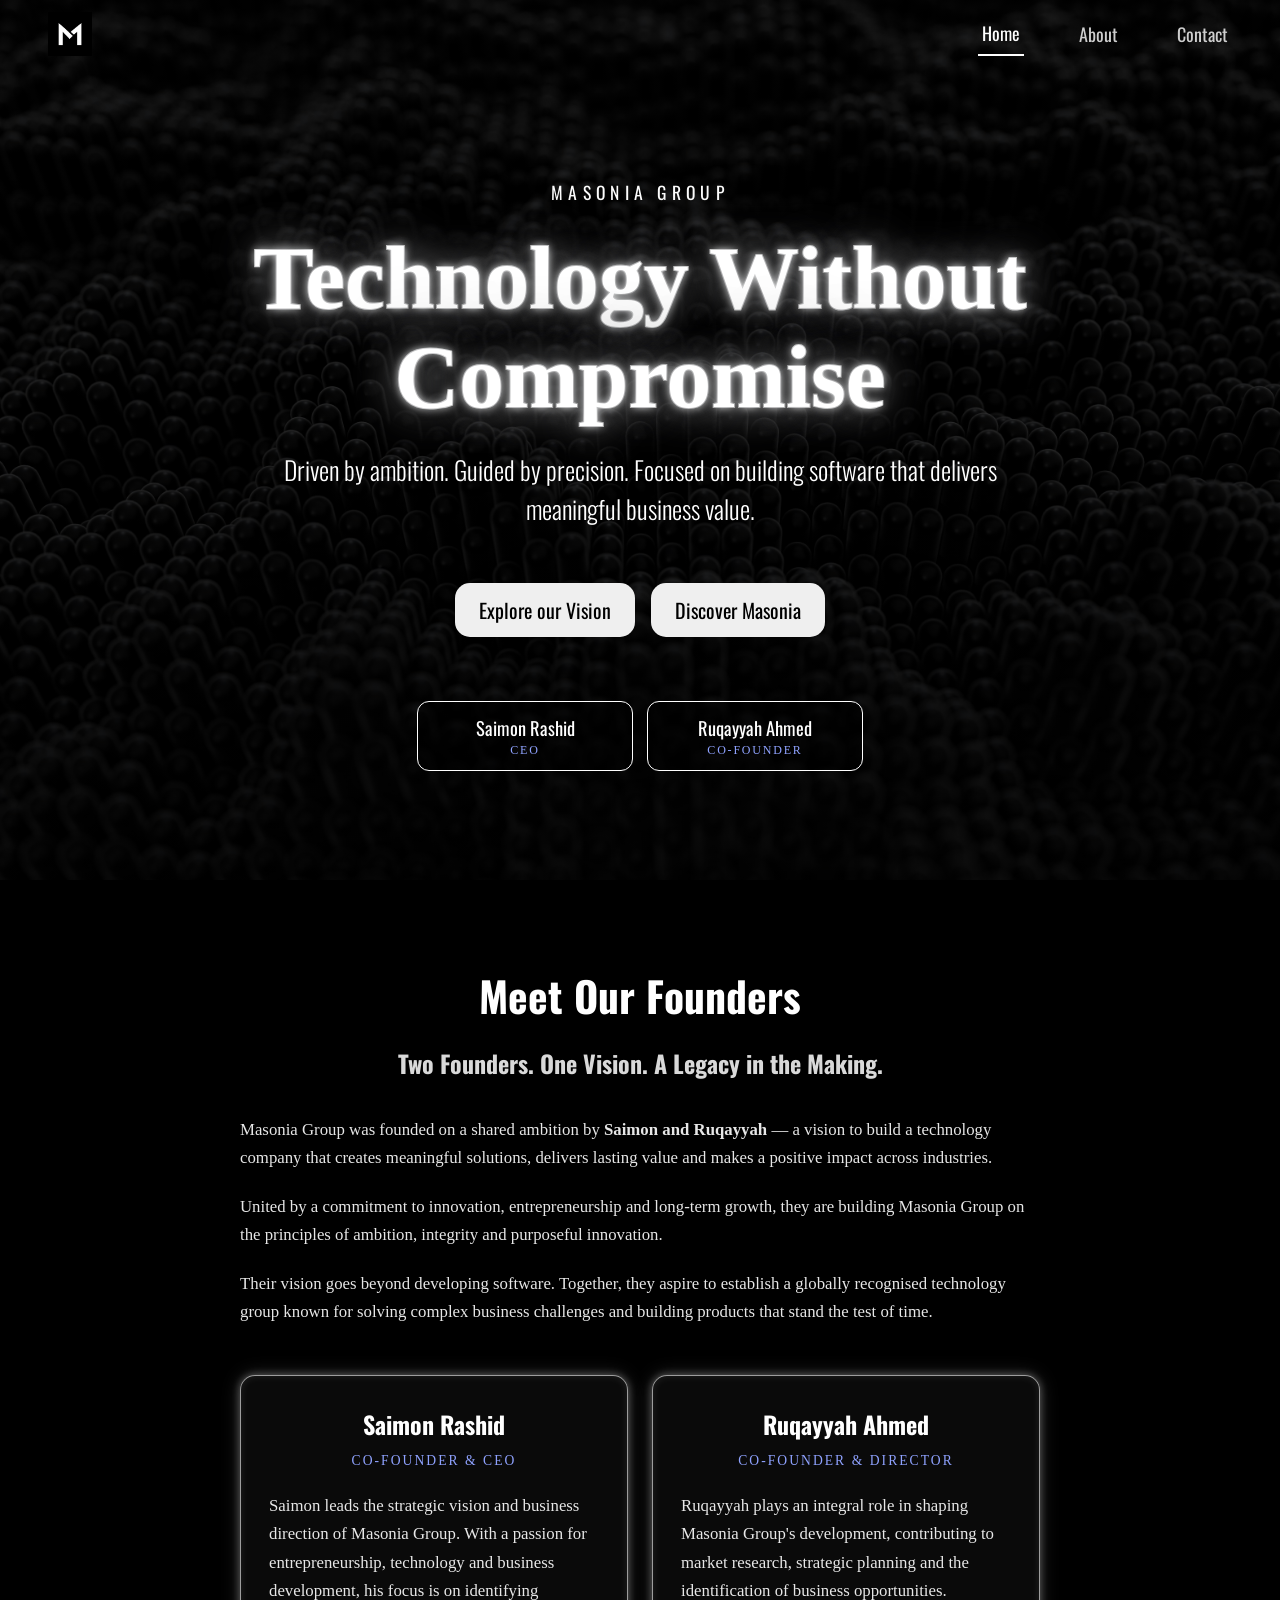
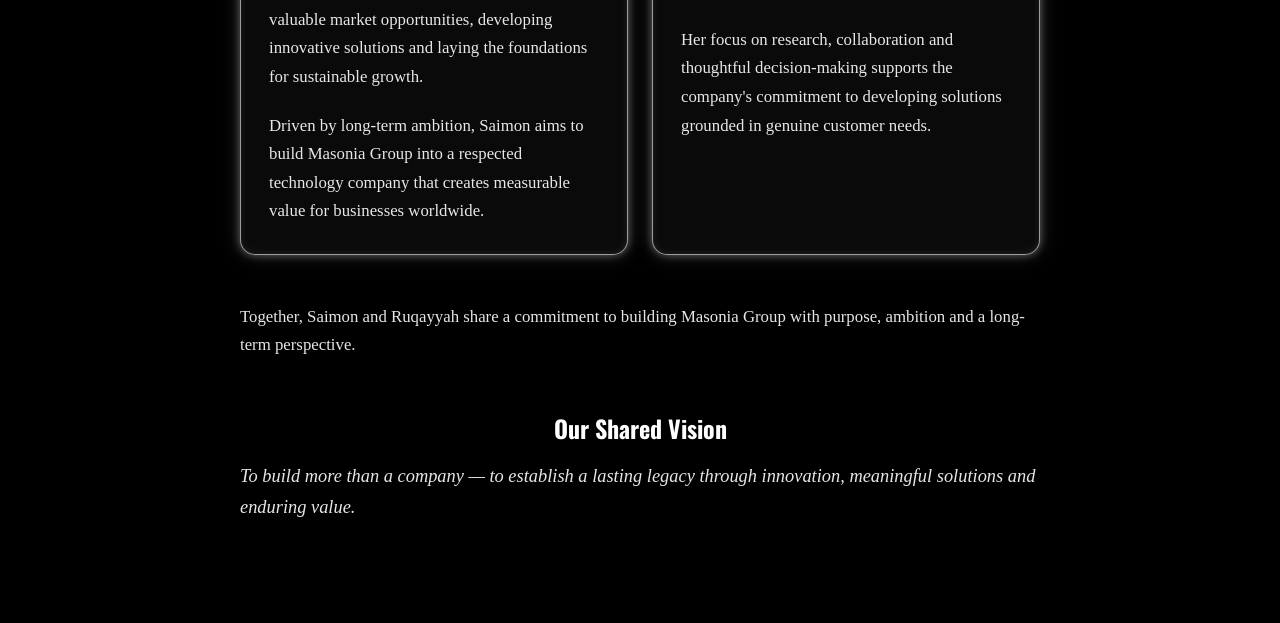
<file: index.html>
<!doctype html>
<html lang="en">
  <head>
    <meta charset="UTF-8" />
    <meta name="viewport" content="width=device-width, initial-scale=1.0" />
    <title>Masonia Group LTD</title>
    <link rel="preconnect" href="https://fonts.googleapis.com" />
    <link rel="preconnect" href="https://fonts.gstatic.com" crossorigin />
    <link
      href="https://fonts.googleapis.com/css2?family=Happy+Monkey&family=Instrument+Serif:ital@0;1&family=Isometra&family=Oswald:wght@200..700&family=Ubuntu:ital,wght@0,300;0,400;0,500;0,700;1,300;1,400;1,500;1,700&display=swap"
      rel="stylesheet"
    />
    <link rel="icon" type="image/png" href="masonialogo.png" />
    <link rel="apple-touch-icon" href="masonialogo.png" />
    <link rel="stylesheet" href="styles.css" />
    <script src="nav.js" defer></script>
  </head>

  <body>
    <header class="hero" id="home">
      <div class="shooting-stars" aria-hidden="true">
        <span></span><span></span><span></span><span></span><span></span><span></span>
      </div>

      <nav id="navbar" aria-label="Main">
        <a href="index.html" class="logo">
          <img src="masonialogo.png" alt="Masonia Group home" />
        </a>
        <button
          class="nav-toggle"
          type="button"
          aria-controls="navigation"
          aria-expanded="false"
          aria-label="Open menu"
        >
          <span class="nav-toggle-bar"></span>
          <span class="nav-toggle-bar"></span>
          <span class="nav-toggle-bar"></span>
        </button>
        <ul id="navigation">
          <li><a href="index.html" aria-current="page">Home</a></li>
          <li><a href="about.html">About</a></li>
          <li><a href="contact.html">Contact</a></li>
        </ul>
      </nav>

      <div class="hero-content">
        <p class="design-title">MASONIA GROUP</p>
        <h1 id="name">Technology Without Compromise</h1>
        <p id="role">
          Driven by ambition. Guided by precision. Focused on building software that delivers meaningful business value.
        </p>
    
        <div class="hero-btn">
          <button class="explore">Explore our Vision</button>
          <button class="discover">Discover Masonia</button>
        </div>

        <ul class="hero-founders" aria-label="Founders">
          <li class="hero-founder">
            <span class="hero-founder-name">Saimon Rashid</span>
            <span class="hero-founder-role">CEO</span>
          </li>
          <li class="hero-founder">
            <span class="hero-founder-name">Ruqayyah Ahmed</span>
            <span class="hero-founder-role">Co-founder</span>
          </li>
        </ul>
      </div>
    </header>

    <main>
      <section id="founders">
        <h2>Meet Our Founders</h2>
        <h3>Two Founders. One Vision. A Legacy in the Making.</h3>
        <p>
          Masonia Group was founded on a shared ambition by <strong>Saimon and Ruqayyah</strong> — a
          vision to build a technology company that creates meaningful solutions, delivers lasting
          value and makes a positive impact across industries.
        </p>
        <p>
          United by a commitment to innovation, entrepreneurship and long-term growth, they are
          building Masonia Group on the principles of ambition, integrity and purposeful innovation.
        </p>
        <p>
          Their vision goes beyond developing software. Together, they aspire to establish a globally
          recognised technology group known for solving complex business challenges and building
          products that stand the test of time.
        </p>

        <div class="founder-profiles">
          <article class="founder">
            <h3>Saimon Rashid</h3>
            <p class="founder-role">Co-Founder &amp; CEO</p>
            <p>
              Saimon leads the strategic vision and business direction of Masonia Group. With a
              passion for entrepreneurship, technology and business development, his focus is on
              identifying valuable market opportunities, developing innovative solutions and laying
              the foundations for sustainable growth.
            </p>
            <p>
              Driven by long-term ambition, Saimon aims to build Masonia Group into a respected
              technology company that creates measurable value for businesses worldwide.
            </p>
          </article>

          <article class="founder">
            <h3>Ruqayyah Ahmed</h3>
            <p class="founder-role">Co-Founder &amp; Director</p>
            <p>
              Ruqayyah plays an integral role in shaping Masonia Group's development, contributing to
              market research, strategic planning and the identification of business opportunities.
            </p>
            <p>
              Her focus on research, collaboration and thoughtful decision-making supports the
              company's commitment to developing solutions grounded in genuine customer needs.
            </p>
          </article>
        </div>

        <p>
          Together, Saimon and Ruqayyah share a commitment to building Masonia Group with purpose,
          ambition and a long-term perspective.
        </p>

        <h3>Our Shared Vision</h3>
        <p>
          <em>To build more than a company — to establish a lasting legacy through innovation,
          meaningful solutions and enduring value.</em>
        </p>
      </section>
    </main>
  </body>
</html>
</file>
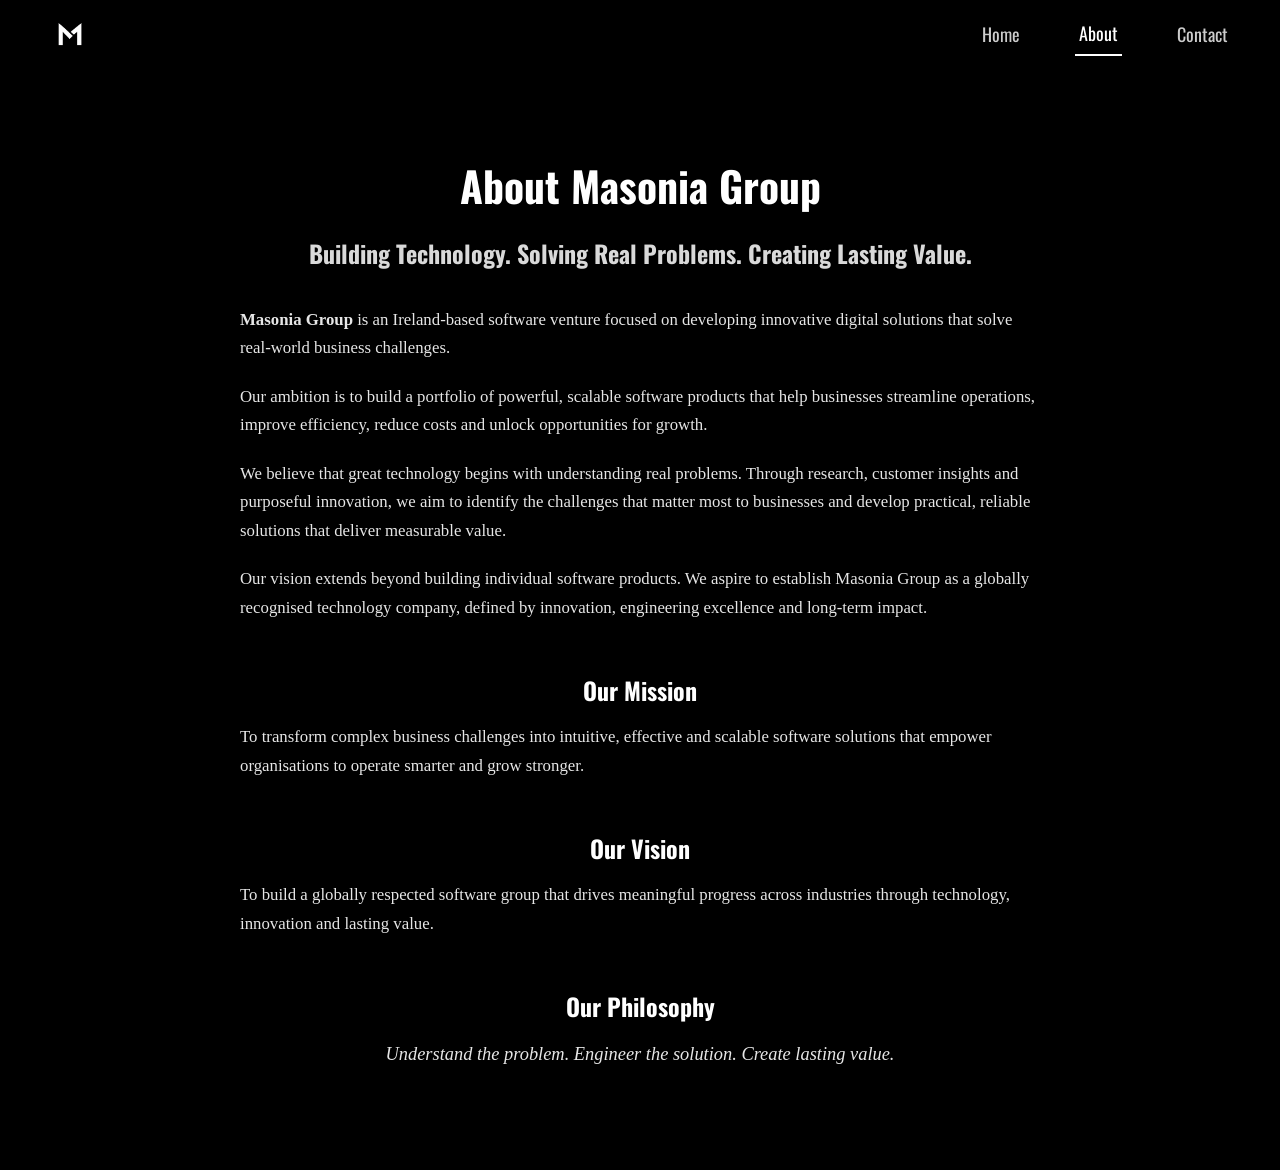
<file: about.html>
<!doctype html>
<html lang="en">
  <head>
    <meta charset="UTF-8" />
    <meta name="viewport" content="width=device-width, initial-scale=1.0" />
    <title>About | Masonia Group LTD</title>
    <link rel="preconnect" href="https://fonts.googleapis.com" />
    <link rel="preconnect" href="https://fonts.gstatic.com" crossorigin />
    <link
      href="https://fonts.googleapis.com/css2?family=Happy+Monkey&family=Instrument+Serif:ital@0;1&family=Isometra&family=Oswald:wght@200..700&family=Ubuntu:ital,wght@0,300;0,400;0,500;0,700;1,300;1,400;1,500;1,700&display=swap"
      rel="stylesheet"
    />
    <link rel="icon" type="image/png" href="masonialogo.png" />
    <link rel="apple-touch-icon" href="masonialogo.png" />
    <link rel="stylesheet" href="styles.css" />
    <script src="nav.js" defer></script>
  </head>

  <body>
    <header class="page-header">
      <nav id="navbar" aria-label="Main">
        <a href="index.html" class="logo">
          <img src="masonialogo.png" alt="Masonia Group home" />
        </a>
        <button
          class="nav-toggle"
          type="button"
          aria-controls="navigation"
          aria-expanded="false"
          aria-label="Open menu"
        >
          <span class="nav-toggle-bar"></span>
          <span class="nav-toggle-bar"></span>
          <span class="nav-toggle-bar"></span>
        </button>
        <ul id="navigation">
          <li><a href="index.html">Home</a></li>
          <li><a href="about.html" aria-current="page">About</a></li>
          <li><a href="contact.html">Contact</a></li>
        </ul>
      </nav>
    </header>

    <main class="page-main">
      <section id="about">
        <h2>About Masonia Group</h2>
        <h3>Building Technology. Solving Real Problems. Creating Lasting Value.</h3>
        <p>
          <strong>Masonia Group</strong> is an Ireland-based software venture focused on developing
          innovative digital solutions that solve real-world business challenges.
        </p>
        <p>
          Our ambition is to build a portfolio of powerful, scalable software products that help
          businesses streamline operations, improve efficiency, reduce costs and unlock opportunities
          for growth.
        </p>
        <p>
          We believe that great technology begins with understanding real problems. Through research,
          customer insights and purposeful innovation, we aim to identify the challenges that matter
          most to businesses and develop practical, reliable solutions that deliver measurable value.
        </p>
        <p>
          Our vision extends beyond building individual software products. We aspire to establish
          Masonia Group as a globally recognised technology company, defined by innovation,
          engineering excellence and long-term impact.
        </p>

        <h3>Our Mission</h3>
        <p>
          To transform complex business challenges into intuitive, effective and scalable software
          solutions that empower organisations to operate smarter and grow stronger.
        </p>

        <h3>Our Vision</h3>
        <p>
          To build a globally respected software group that drives meaningful progress across
          industries through technology, innovation and lasting value.
        </p>

        <h3>Our Philosophy</h3>
        <p class="about-philosophy"><em>Understand the problem. Engineer the solution. Create lasting value.</em></p>
      </section>
    </main>
  </body>
</html>
</file>
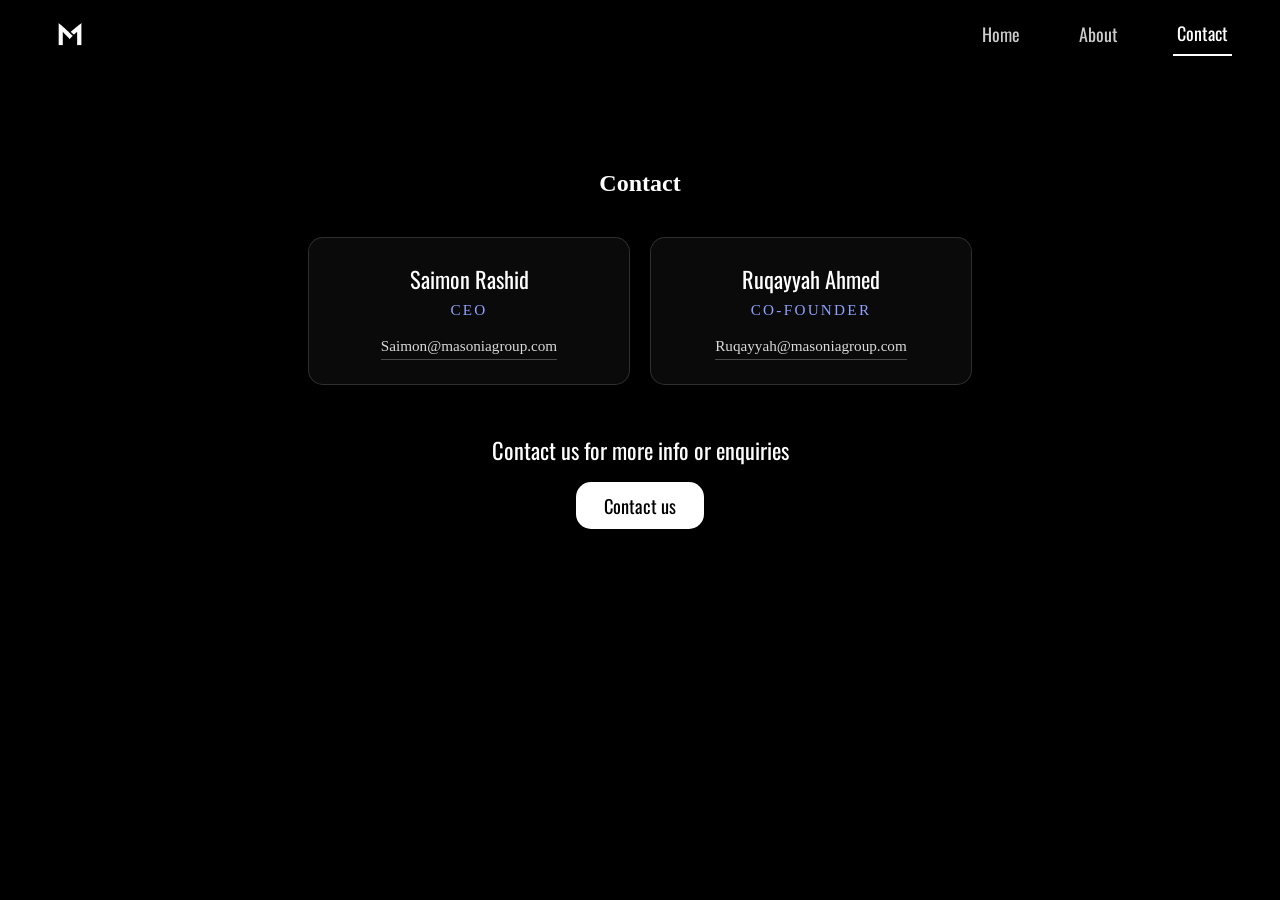
<file: contact.html>
<!doctype html>
<html lang="en">
  <head>
    <meta charset="UTF-8" />
    <meta name="viewport" content="width=device-width, initial-scale=1.0" />
    <title>Contact | Masonia Group LTD</title>
    <link rel="preconnect" href="https://fonts.googleapis.com" />
    <link rel="preconnect" href="https://fonts.gstatic.com" crossorigin />
    <link
      href="https://fonts.googleapis.com/css2?family=Happy+Monkey&family=Instrument+Serif:ital@0;1&family=Isometra&family=Oswald:wght@200..700&family=Ubuntu:ital,wght@0,300;0,400;0,500;0,700;1,300;1,400;1,500;1,700&display=swap"
      rel="stylesheet"
    />
    <link rel="icon" type="image/png" href="masonialogo.png" />
    <link rel="apple-touch-icon" href="masonialogo.png" />
    <link rel="stylesheet" href="styles.css" />
    <script src="nav.js" defer></script>
    <script src="contact.js" defer></script>
  </head>

  <body>
    <header class="page-header">
      <nav id="navbar" aria-label="Main">
        <a href="index.html" class="logo">
          <img src="masonialogo.png" alt="Masonia Group home" />
        </a>
        <button
          class="nav-toggle"
          type="button"
          aria-controls="navigation"
          aria-expanded="false"
          aria-label="Open menu"
        >
          <span class="nav-toggle-bar"></span>
          <span class="nav-toggle-bar"></span>
          <span class="nav-toggle-bar"></span>
        </button>
        <ul id="navigation">
          <li><a href="index.html">Home</a></li>
          <li><a href="about.html">About</a></li>
          <li><a href="contact.html" aria-current="page">Contact</a></li>
        </ul>
      </nav>
    </header>

    <main class="page-main">
      <section id="contact">
        <h2>Contact</h2>

        <ul class="team">
          <li class="team-member">
            <p class="team-name">Saimon Rashid</p>
            <p class="team-role">CEO</p>
            <a class="team-email" href="mailto:Saimon@masoniagroup.com">Saimon@masoniagroup.com</a>
          </li>
          <li class="team-member">
            <p class="team-name">Ruqayyah Ahmed</p>
            <p class="team-role">Co-founder</p>
            <a class="team-email" href="mailto:Ruqayyah@masoniagroup.com">Ruqayyah@masoniagroup.com</a>
          </li>
        </ul>

        <div class="contact-cta">
          <p class="contact-cta-text">Contact us for more info or enquiries</p>
          <div class="contact-menu">
            <button
              class="contact-toggle"
              type="button"
              aria-expanded="false"
              aria-controls="contact-options"
            >
              Contact us
            </button>
            <ul class="contact-options" id="contact-options" hidden>
              <li>
                <a href="mailto:Saimon@masoniagroup.com?subject=Enquiry%20for%20Masonia%20Group">
                  Contact Saimon <span>CEO</span>
                </a>
              </li>
              <li>
                <a href="mailto:Ruqayyah@masoniagroup.com?subject=Enquiry%20for%20Masonia%20Group">
                  Contact Ruqayyah <span>Co-founder</span>
                </a>
              </li>
            </ul>
          </div>
        </div>
      </section>
    </main>
  </body>
</html>
</file>
<file: styles.css>
/* ---------- Page ---------- */
body {
  margin: 0;
  background: black;
  color: white;
}
 
/* ---------- Links ---------- */
a {
  color: white;
  text-decoration: none;
}
 
/* ---------- Hero (full screen before scrolling) ---------- */
.hero {
    min-height: 90vh;
    display: flex;
    flex-direction: column;
    background-image:
        linear-gradient(rgba(0, 0, 0, 0.5), rgba(0, 0, 0, 0.6)),
        url("background.jpg");
    background-size: cover;
    background-position: center;
    padding-top: 70px;         /* room for the fixed nav bar */
}
 
/* ---------- Nav bar ---------- */
html {
    scroll-behavior: smooth;   /* glide to sections when a link is clicked */
}

section {
    scroll-margin-top: 80px;   /* stops the sticky bar covering section headings */
}

#navbar {
    position: fixed;           /* stays at the top of the screen while scrolling */
    top: 0;
    left: 0;
    right: 0;
    z-index: 100;
    display: flex;
    align-items: center;
    justify-content: space-between; /* logo left, links right */
    gap: 20px;
    padding: 12px clamp(16px, 4vw, 48px);
    background: transparent;
}

.logo {
    display: flex;
    align-items: center;
}

.logo img {
    height: 44px;
    width: auto;
    display: block;
}

#navigation {
    display: flex;
    align-items: center;
    gap: clamp(24px, 4vw, 60px);
    list-style: none;
    margin: 0;
    padding: 0;
}

#navigation a {
    display: block;
    padding: 8px 4px;
    font-size: 18px;
    font-family: "Oswald", sans-serif;
    opacity: 0.8;
    transition: opacity 0.2s;
}

#navigation a:hover {
    opacity: 1;
}

#navbar a:focus-visible,
.nav-toggle:focus-visible {
    outline: 2px solid #3a5bff;
    outline-offset: 4px;
    border-radius: 4px;
}

/* Menu (☰) button — hidden on larger screens */
.nav-toggle {
    display: none;
    flex-direction: column;
    justify-content: center;
    gap: 5px;
    width: 44px;
    height: 44px;
    padding: 10px;
    background: none;
    border: none;
    cursor: pointer;
}

.nav-toggle-bar {
    display: block;
    height: 2px;
    width: 100%;
    background: white;
    transition: transform 0.25s, opacity 0.25s;
}

/* Turn the three lines into an X when the menu is open */
.nav-toggle[aria-expanded="true"] .nav-toggle-bar:nth-child(1) {
    transform: translateY(7px) rotate(45deg);
}
.nav-toggle[aria-expanded="true"] .nav-toggle-bar:nth-child(2) {
    opacity: 0;
}
.nav-toggle[aria-expanded="true"] .nav-toggle-bar:nth-child(3) {
    transform: translateY(-7px) rotate(-45deg);
}

/* Phones and small tablets: links drop down under the bar */
@media (max-width: 700px) {
    #navbar {
        background: rgba(0, 0, 0, 0.85);
        backdrop-filter: blur(8px);
        -webkit-backdrop-filter: blur(8px);
        border-bottom: 1px solid rgba(255, 255, 255, 0.1);
    }

    .nav-toggle {
        display: flex;
    }

    #navigation {
        display: none;
        position: absolute;
        top: 100%;
        left: 0;
        right: 0;
        flex-direction: column;
        align-items: stretch;
        gap: 0;
        padding: 8px 0;
        background: rgba(0, 0, 0, 0.95);
        border-bottom: 1px solid rgba(255, 255, 255, 0.1);
    }

    #navigation.is-open {
        display: flex;
    }

    #navigation a {
        padding: 14px clamp(16px, 4vw, 48px);
        opacity: 0.9;
    }
}
 
/* ---------- Hero text (centred in the space below the nav) ---------- */

.hero-content {
    flex: 1;
    display: flex;
    flex-direction: column;
    justify-content: center;
    align-items: center;
    text-align: center;
    gap: clamp(12px, 2.5vw, 24px);     /* even spacing between each line */
    padding: 40px clamp(16px, 5vw, 48px);
    max-width: 1100px;
    margin: 0 auto;
    width: 100%;
    box-sizing: border-box;
}

.hero-content > * {
    margin: 0;                          /* spacing comes from the gap above */
}

.design-title {
    font-family: "Oswald", sans-serif;
    font-size: clamp(0.85rem, 1.6vw, 1.1rem);
    letter-spacing: 0.3em;
    opacity: 0.85;
}

#name {
    font-size: clamp(2.2rem, 7vw, 6rem);
    line-height: 1.1;
    color: #fff;
    -webkit-text-stroke: 2px #fff;
    paint-order: stroke fill;
    text-shadow:
        0 0 10px #fcfdfe,
        0 0 20px #000000,
        0 0 40px #bebfc2,
        0 0 80px #000000;
    overflow-wrap: break-word;
}

#role {
    font-size: clamp(1rem, 2.4vw, 1.6rem);
    font-family: "Oswald", sans-serif;
    font-weight: 300;
    line-height: 1.5;
    max-width: 780px;                   /* keeps the tagline to a readable width */
}

#hero-description {
    font-size: clamp(0.8rem, 2vw, 1.5rem);
    font-family: "Oswald", serif;
    max-width: 800px;
    width: 100%;
    margin-top: 100px;
}

.hero-btn {
    display: flex;
    flex-wrap: wrap;                    /* buttons stack when there isn't room */
    justify-content: center;
    gap: 16px;
    margin-top: clamp(16px, 4vw, 32px);
}

.explore, .discover {
    color: black;
    font-family: "Oswald", sans-serif;
    font-size: clamp(1rem, 2vw, 1.25rem);
    border: none;
    border-radius: 15px;
    padding: 12px 24px;
    min-height: 44px;                   /* comfortable tap size on phones */
    cursor: pointer;
    transition: background-color 0.3s;
}

.explore:hover, .discover:hover {
    background-color: #aeaeae;
    color: black;
}

.explore:focus-visible, .discover:focus-visible {
    outline: 2px solid #3a5bff;
    outline-offset: 3px;
}

/* Phones and small tablets: thinner heading outline so the letters stay crisp */
@media (max-width: 700px) {
    #name {
        -webkit-text-stroke: 1px #fff;
        text-shadow:
            0 0 4px rgba(255, 255, 255, 0.5),
            0 0 12px rgba(0, 0, 0, 0.6),
            0 0 24px rgba(190, 191, 194, 0.3);
    }
}

/* Phones: smaller buttons that sit side by side, or stack if the screen is very narrow */
@media (max-width: 480px) {
    .hero-btn {
        gap: 10px;
    }

    .explore, .discover {
        font-size: 0.9rem;
        padding: 8px 16px;
        border-radius: 10px;
        min-height: 40px;
    }
}


/* ---------- Sections below the hero ---------- */
section {
    padding: 80px 20px;
    text-align: center;
}
/* ---------- Founders and About sections (shared text layout) ---------- */
#founders,
#about {
    text-align: left;
    max-width: 800px;          /* keeps lines short enough to read comfortably */
    margin: 0 auto;            /* centres the block on the page, text stays left-aligned */
    line-height: 1.7;
}

#founders h2,
#founders h3,
#about h2,
#about h3 {
    text-align: center;
}

#founders h2,
#about h2 {
    font-family: "Oswald", sans-serif;
    font-size: clamp(1.8rem, 4vw, 2.6rem);
    margin: 0 0 12px;
}

#founders h3,
#about h3 {
    font-family: "Oswald", sans-serif;
    font-size: clamp(1.2rem, 2.5vw, 1.5rem);
    margin: 48px 0 12px;       /* big gap above each heading, small gap to its paragraph */
}

/* The tagline sits directly under the main heading */
#founders h2 + h3,
#about h2 + h3 {
    margin-top: 0;
    margin-bottom: 32px;
    opacity: 0.85;
}

#founders p,
#about p {
    margin: 0 0 20px;
    font-size: 1.05rem;
    opacity: 0.9;
}

#founders em,
#about em {
    font-size: 1.15rem;
}

/* ---------- Founders: profile cards ---------- */
.founder-profiles {
    display: grid;
    grid-template-columns: repeat(2, minmax(0, 1fr));   /* two cards side by side */
    gap: 24px;
    margin: 48px 0;
}

.founder {
    display: flex;
    flex-direction: column;
    padding: clamp(20px, 3vw, 28px);
    border: 1px solid rgba(255, 255, 255, 0.6);
    border-radius: 15px;
    background: rgba(255, 255, 255, 0.04);
    box-shadow:
        0 0 8px rgba(255, 255, 255, 0.35),
        0 0 20px rgba(255, 255, 255, 0.15),
        inset 0 0 8px rgba(255, 255, 255, 0.1);
}

#founders .founder h3 {
    margin: 0 0 4px;
}

#founders .founder-role {
    text-align: center;
    margin-bottom: 20px;
    font-size: 0.85rem;
    letter-spacing: 0.15em;
    text-transform: uppercase;
    color: #8fa2ff;
    opacity: 1;
}

#founders .founder p:last-child {
    margin-bottom: 0;
}

/* Phones and small tablets: one card above the other */
@media (max-width: 640px) {
    .founder-profiles {
        grid-template-columns: 1fr;
    }
}

/* ---------- Contact: team ---------- */
.team {
    list-style: none;
    margin: 40px auto 0;
    padding: 0;
    display: flex;
    flex-wrap: wrap;           /* cards stack on narrow screens */
    justify-content: center;
    gap: 20px;
}

.team-member {
    flex: 1 1 220px;
    max-width: 280px;
    padding: 24px 20px;
    border: 1px solid rgba(255, 255, 255, 0.15);
    border-radius: 15px;
    background: rgba(255, 255, 255, 0.04);
}

.team-member p {
    margin: 0;
}

.team-name {
    font-family: "Oswald", sans-serif;
    font-size: clamp(1.2rem, 2.5vw, 1.4rem);
}

.team-member .team-role {
    margin-top: 6px;
    font-size: 0.95rem;
    letter-spacing: 0.15em;
    text-transform: uppercase;
    color: #8fa2ff;
}

.team-email {
    display: inline-block;
    margin-top: 14px;
    padding: 4px 0;
    font-size: 0.95rem;
    opacity: 0.85;
    overflow-wrap: anywhere;   /* long addresses wrap instead of overflowing on phones */
    border-bottom: 1px solid rgba(255, 255, 255, 0.3);
    transition: opacity 0.2s, border-color 0.2s;
}

.team-email:hover {
    opacity: 1;
    border-color: #8fa2ff;
}

.team-email:focus-visible {
    outline: 2px solid #3a5bff;
    outline-offset: 3px;
    border-radius: 4px;
}

/* ---------- Contact: call to action ---------- */
.contact-cta {
    margin-top: 48px;
    display: flex;
    flex-direction: column;
    align-items: center;
    gap: 16px;
}

.contact-cta-text {
    margin: 0;
    font-family: "Oswald", sans-serif;
    font-size: clamp(1.1rem, 2.5vw, 1.4rem);
}

.contact-menu {
    position: relative;        /* the options pop up just below the button */
}

.contact-toggle {
    color: black;
    background: white;
    font-family: "Oswald", sans-serif;
    font-size: clamp(1rem, 2vw, 1.15rem);
    border: none;
    border-radius: 15px;
    padding: 10px 28px;
    min-height: 44px;
    cursor: pointer;
    transition: background-color 0.3s;
}

.contact-toggle:hover {
    background-color: #aeaeae;
}

.contact-toggle:focus-visible,
.contact-options a:focus-visible {
    outline: 2px solid #3a5bff;
    outline-offset: 3px;
}

.contact-options {
    position: absolute;
    top: calc(100% + 10px);
    left: 50%;
    transform: translateX(-50%);
    z-index: 10;
    min-width: 280px;
    width: max-content;        /* grow to fit the longest option on one line */
    max-width: calc(100vw - 32px);
    margin: 0;
    padding: 6px;
    list-style: none;
    text-align: left;
    background: #111;
    border: 1px solid rgba(255, 255, 255, 0.15);
    border-radius: 12px;
    box-shadow: 0 10px 30px rgba(0, 0, 0, 0.6);
}

.contact-options[hidden] {
    display: none;
}

.contact-options a {
    display: flex;
    justify-content: space-between;
    align-items: center;
    gap: 24px;
    padding: 12px 14px;
    border-radius: 8px;
    font-family: "Oswald", sans-serif;
    white-space: nowrap;       /* keep name and title on the same line */
}

.contact-options a:hover {
    background: rgba(255, 255, 255, 0.08);
}

.contact-options span {
    font-family: sans-serif;
    font-size: 0.75rem;
    letter-spacing: 0.1em;
    text-transform: uppercase;
    color: #8fa2ff;
}

/* ---------- Inner pages (About, Contact) ---------- */
.page-main {
    padding-top: 70px;         /* room for the fixed nav bar */
    min-height: calc(100vh - 70px);
}

#navigation a[aria-current="page"] {
    opacity: 1;
    border-bottom: 2px solid #fff;
}

/* ---------- Hero: founder cards ---------- */
.hero-content .hero-founders {
    list-style: none;
    margin-top: clamp(20px, 5vw, 40px);
    padding: 0;
    display: flex;
    flex-wrap: wrap;           /* stacks on very narrow screens */
    justify-content: center;
    gap: 14px;
}

.hero-founder {
    display: flex;
    flex-direction: column;
    gap: 2px;
    min-width: 170px;
    padding: 12px 22px;
    border: 1px solid #fff;
    border-radius: 12px;
    background: rgba(0, 0, 0, 0.45);
    backdrop-filter: blur(6px);
    -webkit-backdrop-filter: blur(6px);
}

.hero-founder-name {
    font-family: "Oswald", sans-serif;
    font-size: clamp(1rem, 1.8vw, 1.15rem);
}

.hero-founder-role {
    font-size: 0.75rem;
    letter-spacing: 0.15em;
    text-transform: uppercase;
    color: #8fa2ff;
}

/* Phones: slightly smaller cards */
@media (max-width: 480px) {
    .hero-content .hero-founders {
        gap: 10px;
    }

    .hero-founder {
        min-width: 140px;
        padding: 10px 16px;
    }

    .hero-founder-name {
        font-size: 0.95rem;
    }

    .hero-founder-role {
        font-size: 0.7rem;
    }
}

/* Phones: contact popup fits the screen width */
@media (max-width: 480px) {
    .contact-options {
        min-width: 0;
        width: calc(100vw - 32px);
        max-width: 320px;
    }

    .contact-options a {
        gap: 12px;
        padding: 12px;
        font-size: 0.95rem;
    }

    .contact-options span {
        font-size: 0.7rem;
    }
}

/* ---------- Hero: animations ---------- */
@keyframes hero-fade-up {
    from {
        opacity: 0;
        transform: translateY(24px);
    }
    to {
        opacity: 1;
        transform: translateY(0);
    }
}

@keyframes hero-fade-in {
    from { opacity: 0; }
    to   { opacity: 1; }
}

/* Each part of the hero appears one after another */
.hero-content > * {
    animation: hero-fade-up 0.8s cubic-bezier(0.22, 1, 0.36, 1) both;
}

.hero-content > .design-title  { animation-delay: 0.1s; }
.hero-content > #name          { animation-delay: 0.3s; animation-duration: 1s; }
.hero-content > #role          { animation-delay: 0.55s; }
.hero-content > .hero-btn      { animation-delay: 0.8s; }
.hero-content > .hero-founders { animation-delay: 1.05s; }

/* Nav bar fades in with the page */
#navbar {
    animation: hero-fade-in 0.8s ease both;
}

/* Gentle lift on hover */
.explore,
.discover,
.hero-founder {
    transition: background-color 0.3s, transform 0.25s, box-shadow 0.25s, border-color 0.25s;
}

.explore:hover,
.discover:hover {
    transform: translateY(-2px);
    box-shadow: 0 6px 18px rgba(58, 91, 255, 0.35);
}

.hero-founder:hover {
    transform: translateY(-3px);
    border-color: #fff;
    box-shadow:
        0 0 8px rgba(255, 255, 255, 0.6),
        0 0 20px rgba(255, 255, 255, 0.35),
        inset 0 0 8px rgba(255, 255, 255, 0.2);
}

/* Respect visitors who turn off motion in their device settings */
@media (prefers-reduced-motion: reduce) {
    .hero-content > *,
    #navbar {
        animation: none;
    }

    .explore:hover,
    .discover:hover,
    .hero-founder:hover {
        transform: none;
    }
}

/* ---------- Hero: floating founder cards ---------- */
@keyframes hero-card-float {
    0%, 100% { translate: 0 0; }
    50%      { translate: 0 -8px; }
}

/* Starts after the cards have faded in; the second card is offset so they bob out of sync */
.hero-founder {
    animation: hero-card-float 5s ease-in-out 1.9s infinite;
}

.hero-founder:nth-child(2) {
    animation-delay: 2.6s;
}

@media (prefers-reduced-motion: reduce) {
    .hero-founder {
        animation: none;
    }
}

/* ---------- Hero: shooting stars (behind the text) ---------- */
.hero {
    position: relative;
    overflow: hidden;          /* stars disappear at the hero's edges */
}

.hero-content {
    position: relative;
    z-index: 1;                /* text sits above the stars */
}

.shooting-stars {
    position: absolute;
    inset: 0;
    z-index: 0;
    pointer-events: none;      /* never blocks clicks on buttons */
}

.shooting-stars span {
    position: absolute;
    width: clamp(80px, 12vw, 160px);
    height: 1px;
    background: linear-gradient(to right, transparent, rgba(255, 255, 255, 0.9));
    border-radius: 999px;
    opacity: 0;
    animation: shooting-star 7s linear infinite;
}

/* Bright glowing head at the front of each line */
.shooting-stars span::after {
    content: "";
    position: absolute;
    right: 0;
    top: 50%;
    width: 3px;
    height: 3px;
    border-radius: 50%;
    background: white;
    transform: translateY(-50%);
    box-shadow: 0 0 6px 2px rgba(255, 255, 255, 0.7);
}

/* Travel down and to the left, then stay hidden until the next run */
@keyframes shooting-star {
    0% {
        opacity: 0;
        transform: rotate(150deg) translateX(0);
    }
    3% {
        opacity: 1;
    }
    20% {
        opacity: 0;
        transform: rotate(150deg) translateX(clamp(500px, 90vw, 1200px));
    }
    100% {
        opacity: 0;
        transform: rotate(150deg) translateX(clamp(500px, 90vw, 1200px));
    }
}

/* Different start points, timings and speeds so they feel random */
.shooting-stars span:nth-child(1) { top: 5%;  left: 85%;  animation-delay: 0s;   animation-duration: 7s; }
.shooting-stars span:nth-child(2) { top: 15%; left: 105%; animation-delay: 1.8s; animation-duration: 9s; }
.shooting-stars span:nth-child(3) { top: -5%; left: 60%;  animation-delay: 3.5s; animation-duration: 8s; }
.shooting-stars span:nth-child(4) { top: 30%; left: 100%; animation-delay: 5s;   animation-duration: 10s; }
.shooting-stars span:nth-child(5) { top: 0%;  left: 40%;  animation-delay: 6.5s; animation-duration: 8.5s; }
.shooting-stars span:nth-child(6) { top: 45%; left: 110%; animation-delay: 2.7s; animation-duration: 11s; }

/* Phones: fewer stars so it doesn't feel busy */
@media (max-width: 480px) {
    .shooting-stars span:nth-child(n + 5) {
        display: none;
    }
}

@media (prefers-reduced-motion: reduce) {
    .shooting-stars {
        display: none;
    }
}

/* ---------- About: philosophy line ---------- */
#about .about-philosophy {
    text-align: center;
}
</file>
